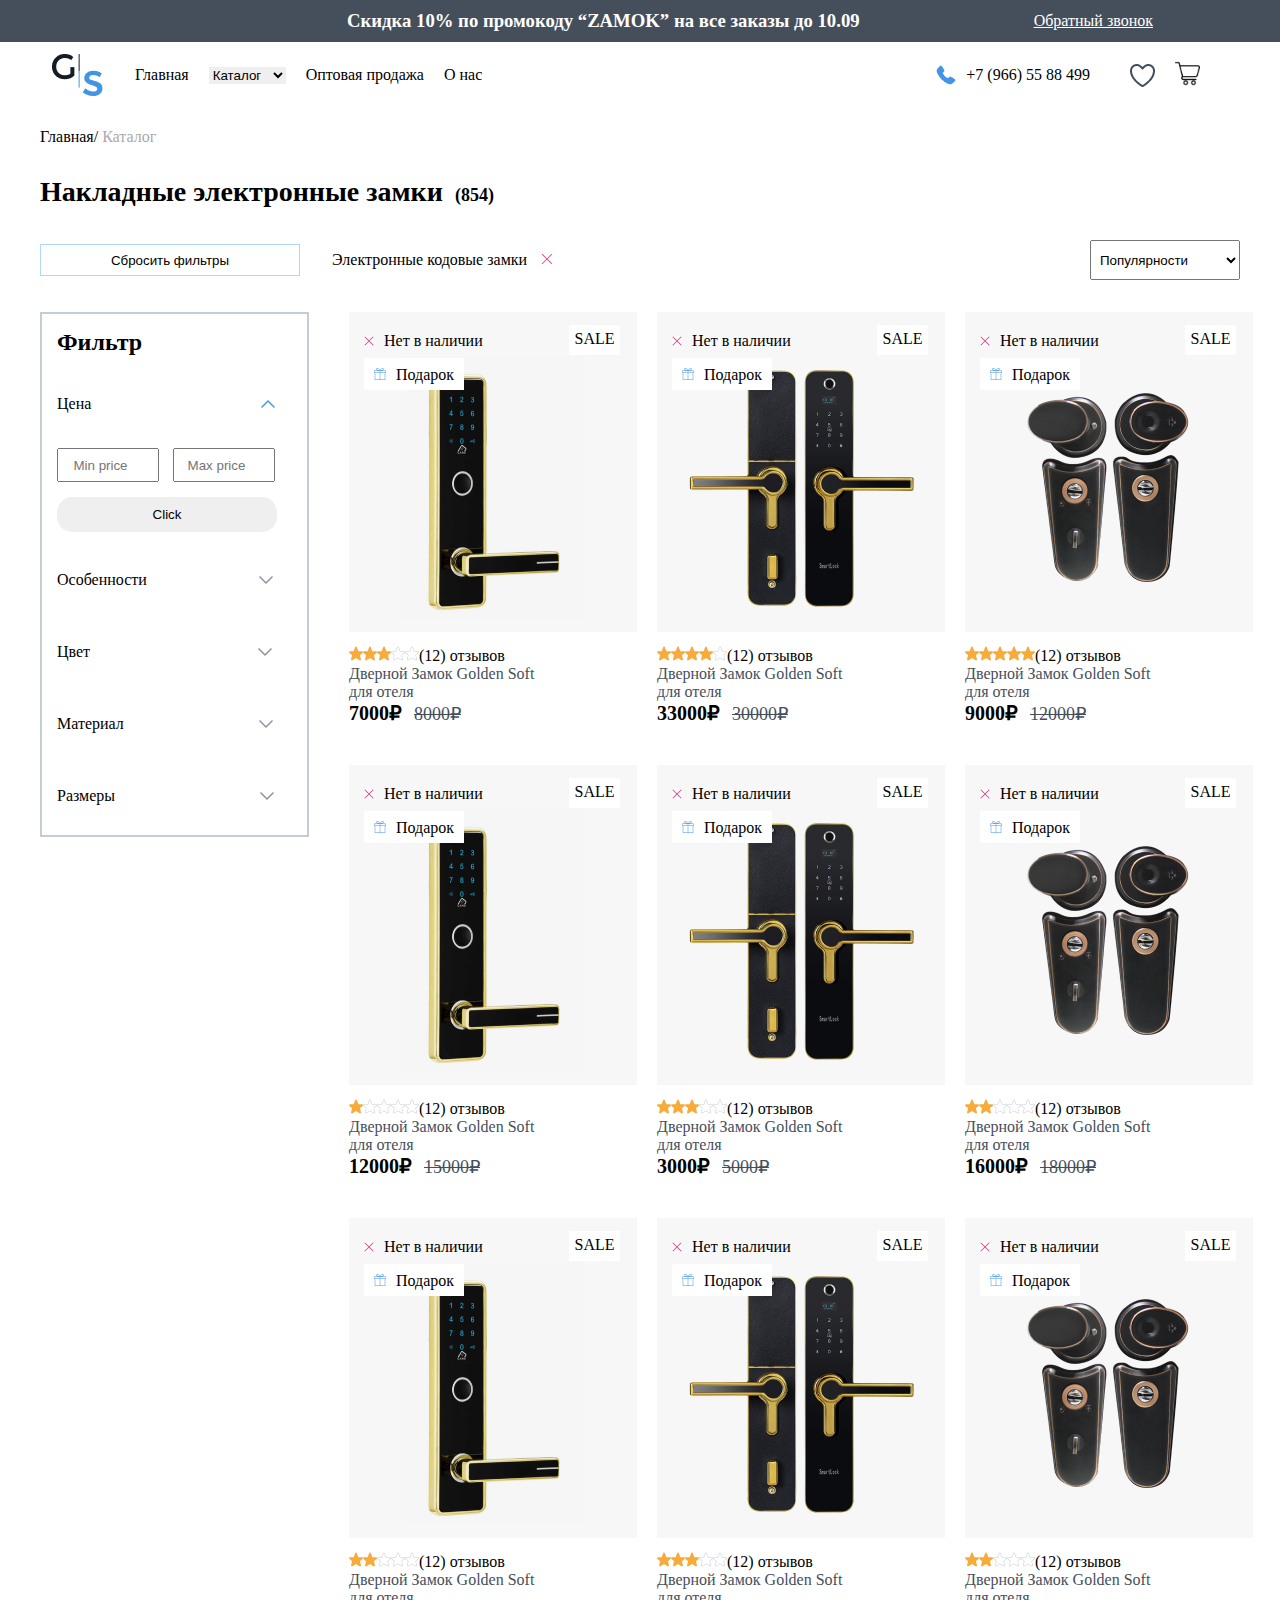
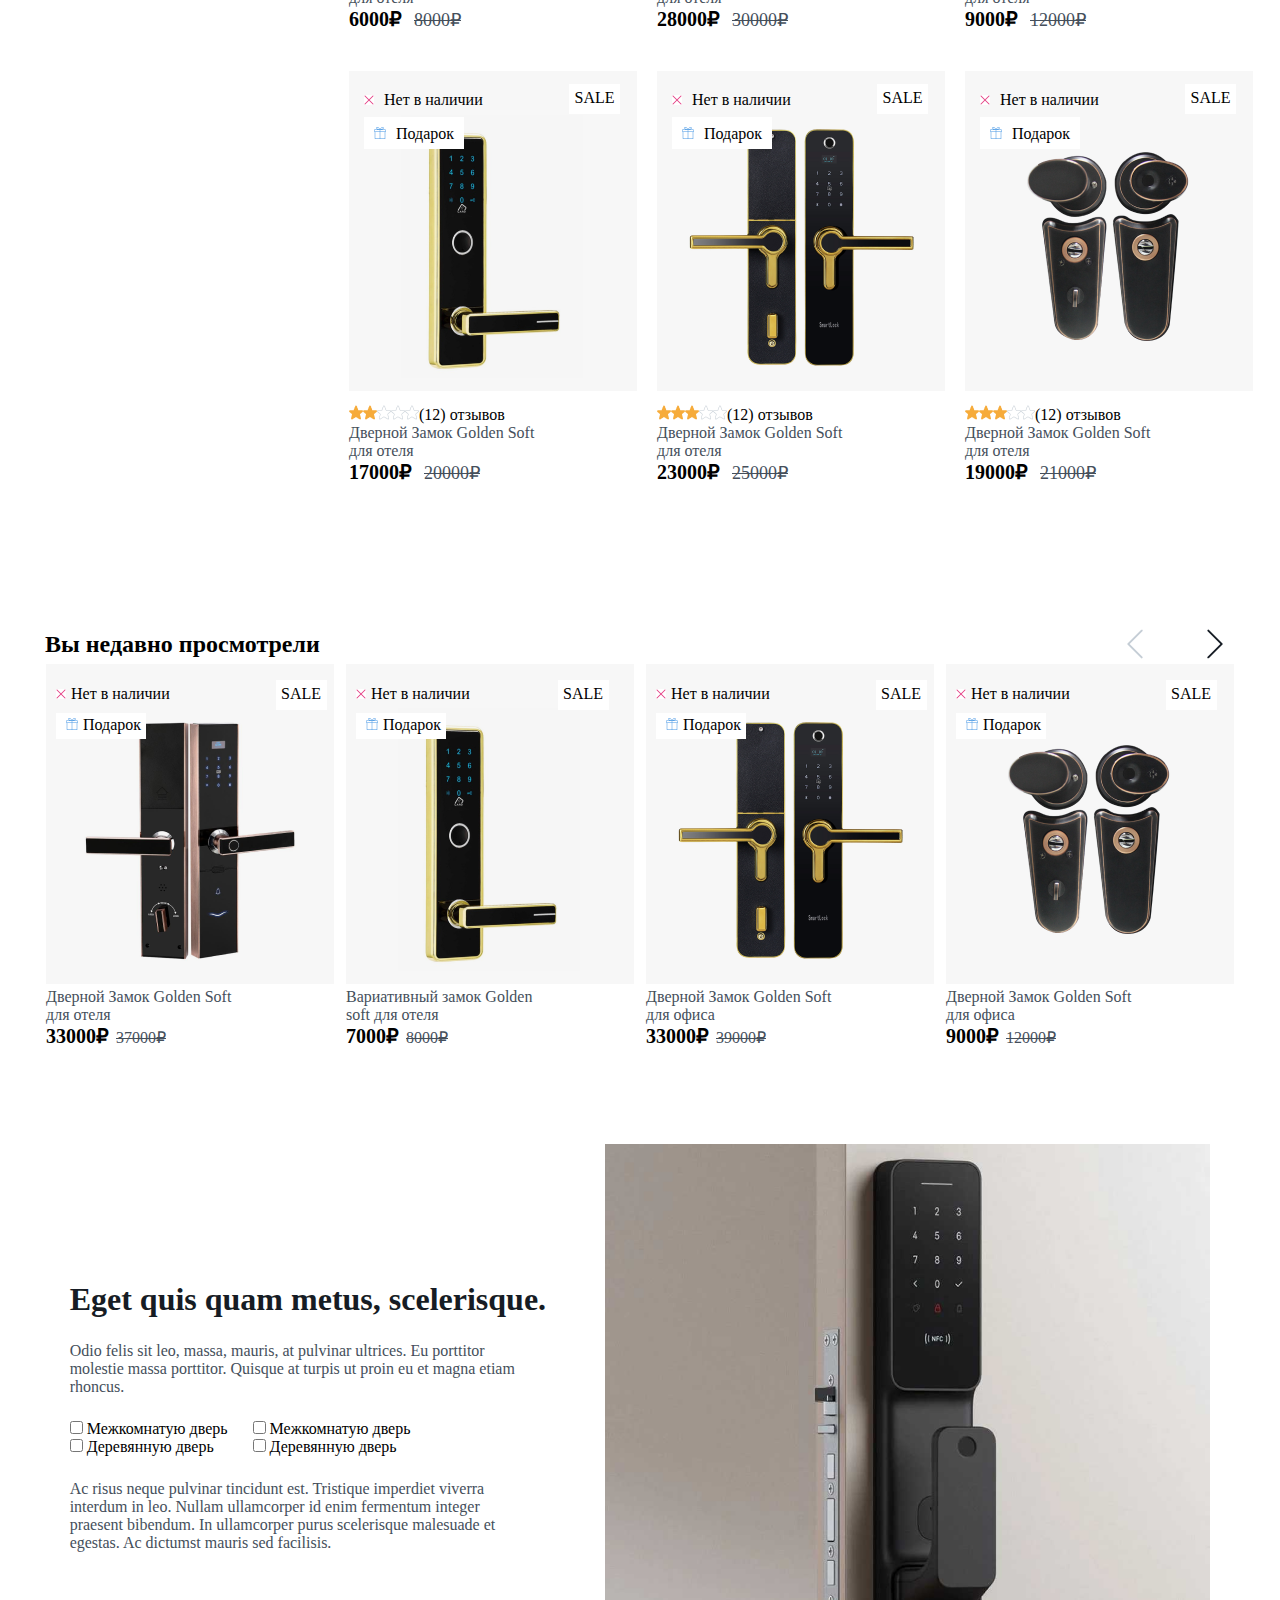
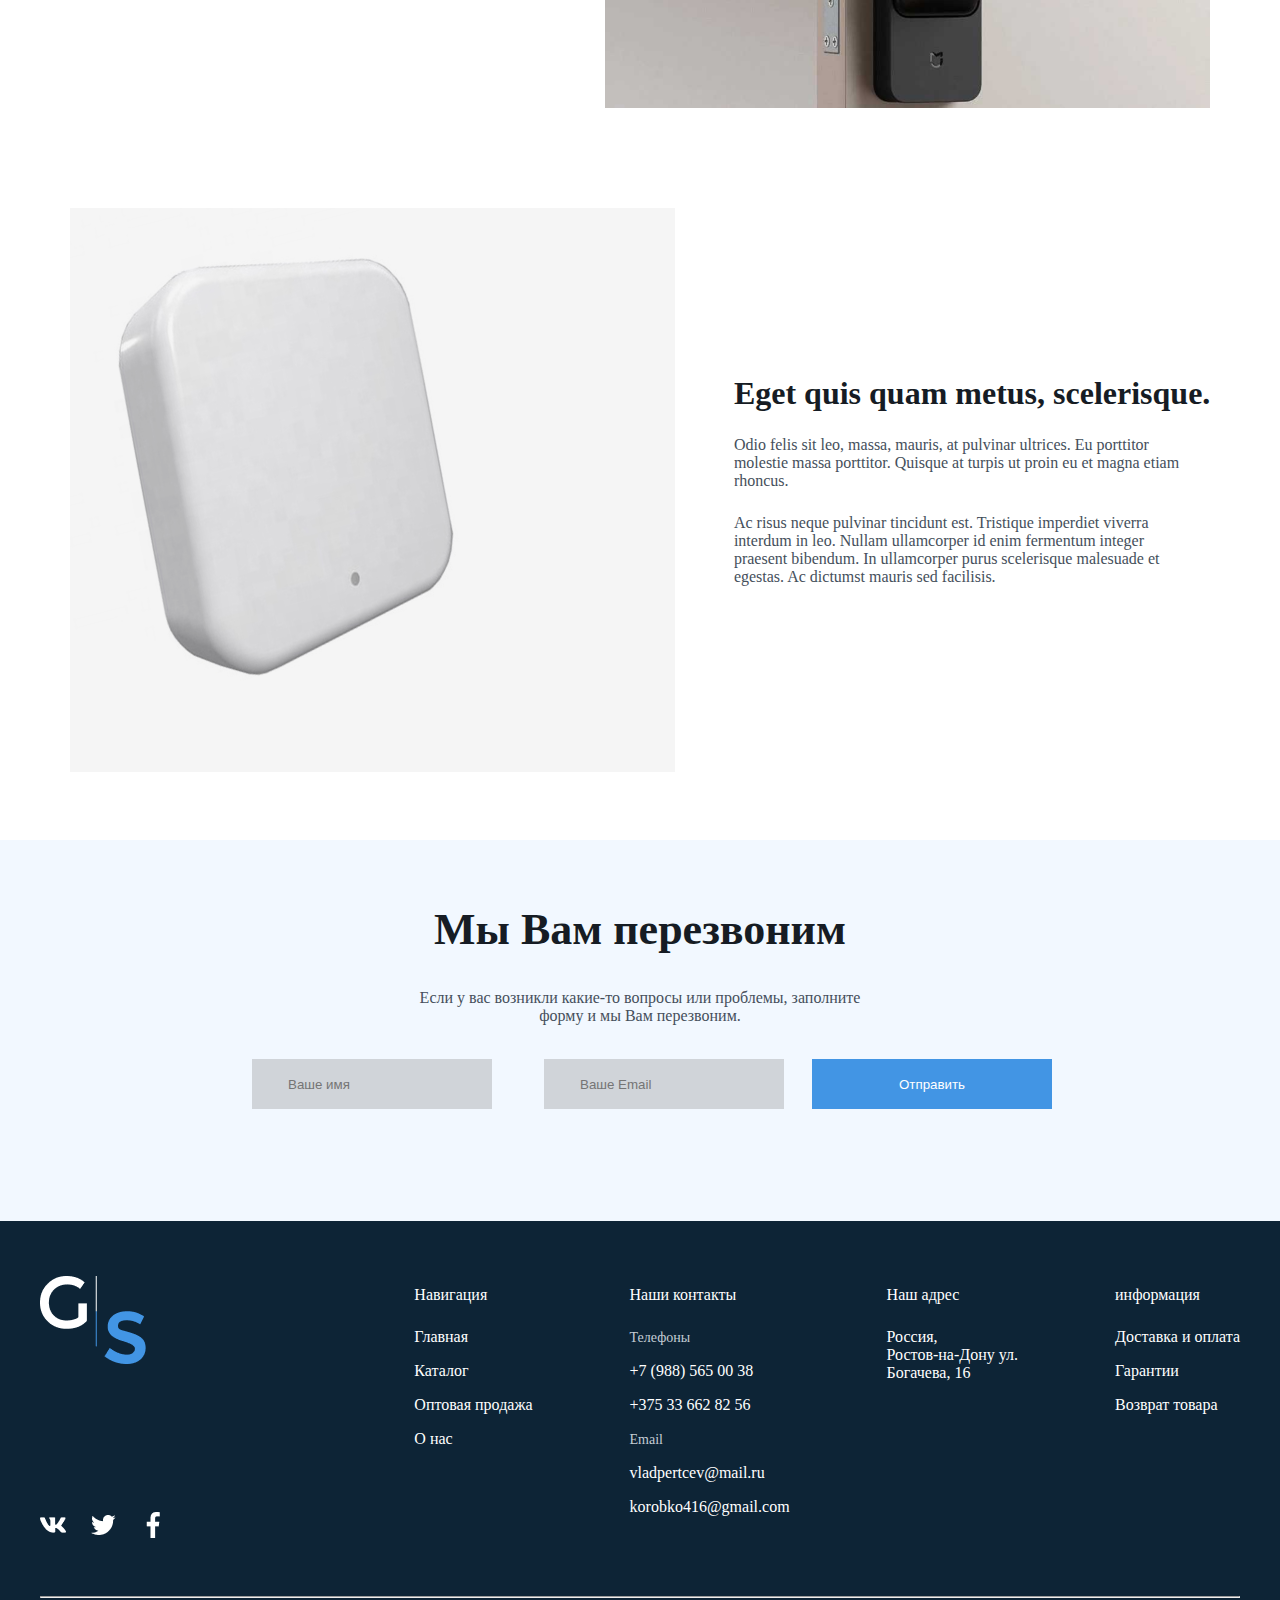
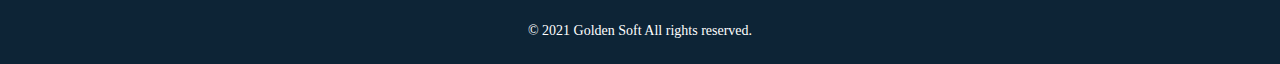
<file: html/index.html>
<!DOCTYPE html>
<html lang="en">
<head>
    <meta charset="UTF-8">
    <meta name="viewport" content="width=device-width, initial-scale=1.0">
    <title>Zamok</title>
    <link rel="stylesheet" href="../style/index.css">
</head>
<body>
    <div class="header_head">
        <div class="container">
            <div class="text_container">
                <div class="text_header_content">
                    <h3>Скидка 10% по промокоду “ZAMOK” на все заказы до 10.09</h3>
                    <a href="#">Обратный звонок</a>
                </div>
            </div>
        </div>  
    </div>
    <section>
        <div class="container">
            <header>
                <div class="logo_katalog">
                    <img src="../img/Logo-G-S.png" alt="">
                    <a href="#">Главная</a>
                    <select name="" id="">
                        <option value="katalog">Каталог</option>
                    </select>
                    <a href="#">Оптовая продажа</a>
                    <a href="#">O нас</a>
                </div>
                <div class="tel_icons">
                    <img class="img-phone" src="../img/Vector-phone.png" alt="">
                    <a href="#">+7 (966) 55 88 499</a>
                    <img class="img_vector_header" src="../img/Vector-love.png" alt="">
                    <a href="./shop.html"><img class="img_vector_header" src="../img/shopping-cart.png" width="25px" alt=""></a>
                </div>
            </header>
        </div>
    </section>
    <main>
        <div class="container">
            <div class="text_home">
                <p>Главная/ <span> Каталог</span></p>
            </div>
        </div>
        <section class="container">
            <div class="title1">
                <h2>Накладные электронные замки<span>(854)</span></h2>
            </div>
        </section>
        <section>
            <div class="container">
                <div class="btn_filter">
                    <div class="cbrosit_filter">
                        <button class="sbrosit_btn">Сбросить фильтры</button>
                        <p>Электронные кодовые замки <img src="../img/Vector-back.png" alt=""></p>
                    </div>
                    <div class="popular_select">
                        <select name="" id="sort">
                            <option value="all">Популярности</option>
                            <option value="a5">много звезд</option>
                            <option value="a1">несколько звезд</option>
                            <option value="dorogoy">Дорогой</option>
                            <option value="deweviy">Дешевый</option>
                        </select>
                    </div>
                </div>
            </div>
        </section>
        <section>
            <div class="container">
                <div class="card_filter">
                    <div class="filter_katalog">
                        <h2>Фильтр</h2>
                        <p class="chena">Цена <img src="../img/Vector-top.png" alt=""></p>
                        <form action="">
                            <input placeholder="Min price" required type="number" name="" id="lownumber">
                            <input placeholder="Max price" type="number" name="" id="highnumber">
                            <button type="button" onclick="input_filter()">Click</button>
                        </form>
                        <p class="nosti">Особенности <img src="../img/Vector-bottom.png" alt=""></p>
                        <p class="svet">Цвет <img src="../img/Vector-bottom.png" alt=""></p>
                        <p class="material">Материал <img src="../img/Vector-bottom.png" alt=""></p>
                        <p class="razmer">Размеры <img src="../img/Vector-bottom.png" alt=""></p>
                    </div>
                    <div class="filter_card">
                        <div class="card1"></div>
                    </div>
                </div>
            </div>
        </section>
        <section>
            <div class="container">
                <div class="prosmotreli">
                    <div class="prosmotreli_1">
                        <h2>Вы недавно просмотрели</h2>
                        <img src="../img/arrows-2.png" alt="">
                    </div>
                    <div class="card_prosmotreli">
                        <div id="card2"></div>
                    </div>
                </div>
            </div>
        </section>
        <section>
            <div class="container">
                <div class="malumotnoma">
                    <div class="text_malumotnoma">
                        <h2>Eget quis quam metus, scelerisque.</h2>
                        <p>Odio felis sit leo, massa, mauris, at pulvinar ultrices. Eu porttitor<br>molestie massa porttitor. Quisque at turpis ut proin eu et magna etiam<br>rhoncus.</p>
                        <div class="item_input">
                            <div class="item1_input">
                                <input type="checkbox">
                                <span>Межкомнатую дверь</span><br>
                                <input type="checkbox">
                                <span>Деревянную дверь</span>
                            </div>
                            <div class="item2_input">
                                <input type="checkbox">
                                <span>Межкомнатую дверь</span><br>
                                <input type="checkbox">
                                <span>Деревянную дверь</span>
                            </div>
                        </div>
                        <p>Ac risus neque pulvinar tincidunt est. Tristique imperdiet viverra<br>interdum in leo. Nullam ullamcorper id enim fermentum integer<br>praesent bibendum. In ullamcorper purus scelerisque malesuade et<br>egestas. Ac dictumst mauris sed facilisis.</p>
                    </div>
                    <div class="img">
                        <img src="../img/house_1.png" alt="">
                    </div>
                </div>
                <div class="malumotnoma">
                    <div class="img">
                        <img src="../img/house_2.png" alt="">
                    </div>
                    <div class="text_malumotnoma">
                        <h2>Eget quis quam metus, scelerisque.</h2>
                        <p>Odio felis sit leo, massa, mauris, at pulvinar ultrices. Eu porttitor<br>molestie massa porttitor. Quisque at turpis ut proin eu et magna etiam<br>rhoncus.</p>
                        <p>Ac risus neque pulvinar tincidunt est. Tristique imperdiet viverra<br>interdum in leo. Nullam ullamcorper id enim fermentum integer<br>praesent bibendum. In ullamcorper purus scelerisque malesuade et<br>egestas. Ac dictumst mauris sed facilisis.</p>
                    </div>
                </div>
            </div>
        </section>
        <section class="bg_color">
            <div class="container">
                <div class="inputs">
                    <h2>Мы Вам перезвоним</h2>
                    <p>Если y вас возникли какие-то вопросы или проблемы, заполните<br> форму и мы Вам перезвоним.</p>
                    <div class="input_btn">
                        <input placeholder="Ваше имя" type="text">
                        <input placeholder="Ваше Email" type="email" name="" id="">
                        <button>Отправить</button>
                    </div>
                </div>
            </div>
        </section>
    </main>
    <footer>
        <section class="bg_footer">
            <div class="container">
                <div class="footer_item">
                    <div class="img_footer_logo">
                        <img class="logo_footer" src="../img/Logo_footer.png" alt=""><br>
                        <img src="../img/logo_frame.png" alt="">
                    </div>
                    <div class="footer_ul_list">
                        <ul class="navigatsiya_ul">
                            <p class="navigatsiya_p">Навигация</p>
                            <li class="navigatsiya_li"><a href="#">Главная</a></li>
                            <li class="navigatsiya_li"><a href="#">Каталог</a></li>
                            <li class="navigatsiya_li"><a href="#">Оптовая продажа</a></li>
                            <li class="navigatsiya_li"><a href="#">O нас</a></li>
                        </ul>
                        <ul class="kontak_ul">
                            <p class="kontak_p">Наши контакты</p>
                            <span class="kontak_span">Телефоны</span>
                            <li class="kontak_li"><a href="#">+7 (988) 565 00 38</a></li>
                            <li class="kontak_li"><a href="#">+375 33 662 82 56</a></li>
                            <span class="kontak_span">Email</span>
                            <li class="kontak_li"><a href="#">vladpertcev@mail.ru</a></li>
                            <li class="kontak_li"><a href="#">korobko416@gmail.com</a></li>
                        </ul>
                        <ul class="adress_ul">
                            <p class="kontak_p">Наш адрес</p>
                            <li class="kontak_li"><a href="#">Россия,<br> Ростов-на-Дону ул.<br> Богачева, 16</a></li>
                        </ul>
                        <ul class="other_ul">
                            <p class="other_p">информация</p>
                            <li class="other_li"><a href="#">Доставка и оплата</a></li>
                            <li class="other_li"><a href="#">Гарантии</a></li>
                            <li class="other_li"><a href="#">Возврат товара</a></li>
                        </ul>
                    </div>
                </div>
            </div>
        </section>
        <section class="bg_footer">
            <div class="container">
                <div class="footer_end">
                    <hr>
                    <p>© 2021 Golden Soft All rights reserved.</p>
                </div>
            </div>
        </section>
    </footer>
    <script src="../script/index.js"></script>
</body>
</html>
</file>
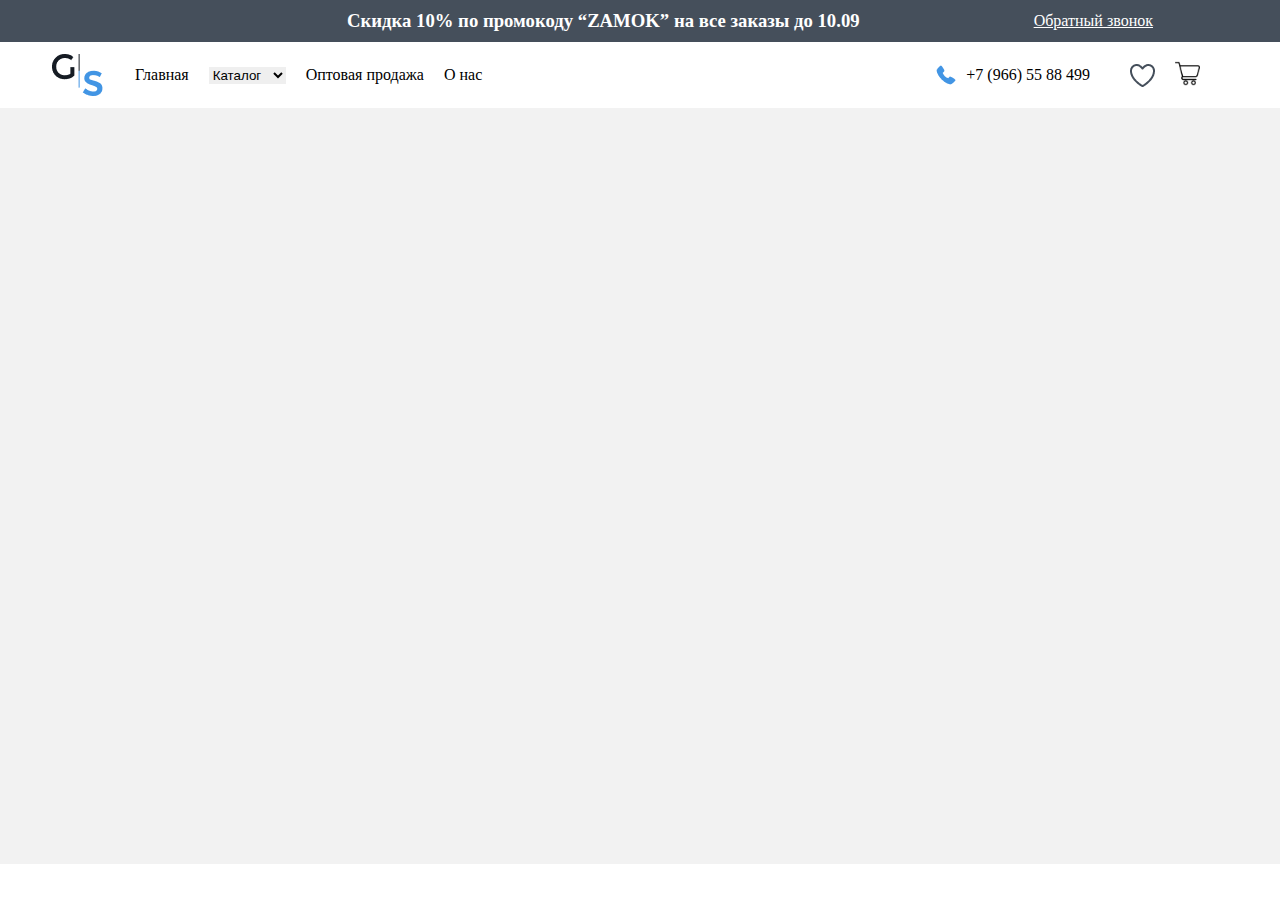
<file: html/product.html>
<!DOCTYPE html>
<html lang="en">
<head>
    <meta charset="UTF-8">
    <meta name="viewport" content="width=device-width, initial-scale=1.0">
    <title>Product</title>
    <link rel="stylesheet" href="../style/index.css">
</head>
<body>
    <div class="header_head">
        <div class="container">
            <div class="text_container">
                <div class="text_header_content">
                    <h3>Скидка 10% по промокоду “ZAMOK” на все заказы до 10.09</h3>
                    <a href="#">Обратный звонок</a>
                </div>
            </div>
        </div>  
    </div>
    <section>
        <div class="container">
            <header>
                <div class="logo_katalog">
                    <img src="../img/Logo-G-S.png" alt="">
                    <a href="#">Главная</a>
                    <select name="" id="">
                        <option value="katalog">Каталог</option>
                    </select>
                    <a href="#">Оптовая продажа</a>
                    <a href="#">O нас</a>
                </div>
                <div class="tel_icons">
                    <img class="img-phone" src="../img/Vector-phone.png" alt="">
                    <a href="#">+7 (966) 55 88 499</a>
                    <img class="img_vector_header" src="../img/Vector-love.png" alt="">
                    <a href="./shop.html"><img class="img_vector_header" src="../img/shopping-cart.png" width="25px" alt=""></a>
                </div>
            </header>
        </div>
    </section>
    <main>
        <section class="product_bg_color">
            <div class="container">
                <div id="select_product"></div>
            </div>
        </section>
    </main>
    <script src="../script/product.js"></script>
</body>
</html>
</file>
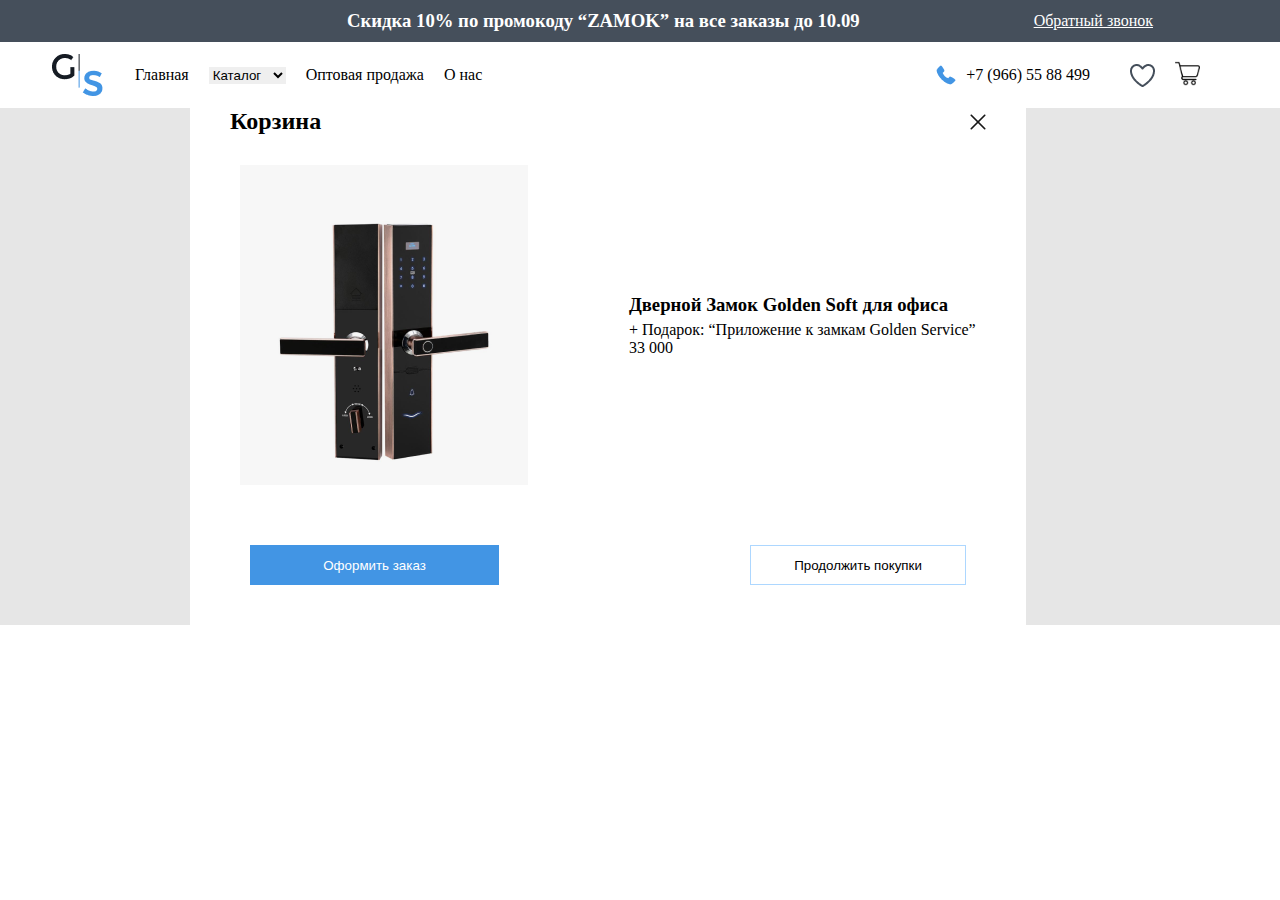
<file: html/shop.html>
<!DOCTYPE html>
<html lang="en">
<head>
    <meta charset="UTF-8">
    <meta name="viewport" content="width=device-width, initial-scale=1.0">
    <title>Shop</title>
    <link rel="stylesheet" href="../style/index.css">
</head>
<body>
    <div class="header_head">
        <div class="container">
            <div class="text_container">
                <div class="text_header_content">
                    <h3>Скидка 10% по промокоду “ZAMOK” на все заказы до 10.09</h3>
                    <a href="#">Обратный звонок</a>
                </div>
            </div>
        </div>  
    </div>
    <section>
        <div class="container">
            <header>
                <div class="logo_katalog">
                    <img src="../img/Logo-G-S.png" alt="">
                    <a href="#">Главная</a>
                    <select name="" id="">
                        <option value="katalog">Каталог</option>
                    </select>
                    <a href="#">Оптовая продажа</a>
                    <a href="#">O нас</a>
                </div>
                <div class="tel_icons">
                    <img class="img-phone" src="../img/Vector-phone.png" alt="">
                    <a href="#">+7 (966) 55 88 499</a>
                    <img class="img_vector_header" src="../img/Vector-love.png" alt="">
                    <a href="./shop.html"><img class="img_vector_header" src="../img/shopping-cart.png" width="25px" alt=""></a>
                </div>
            </header>
        </div>
    </section>
    <main>
        <section class="shop_bg_color">
            <div class="container">
                <div class="korzina">
                    <div class="img_text">
                        <h2>Корзина</h2>
                        <img src="../img/back_img_black.png" alt="">
                    </div>
                    <div id="card_shop">
                        <div class="card_shop">
                            <img src="../img/4_img.png" alt="">
                            <div class="card_shop_item">
                                <h3>Дверной Замок Golden Soft для офиса</h3>
                                <p>+ Подарок: “Приложение к замкам Golden Service”</p>
                                <span>33 000</span>
                            </div>
                        </div>
                    </div>
                    <div class="btn_shop">
                        <button class="bg_blue">Оформить заказ</button>
                        <button class="bg_white">Продолжить покупки</button>
                    </div>
                </div>
            </div>
        </section>
    </main>
</body>
</html>
</file>
<file: style/index.css>
.container {
  max-width: 1200px;
  margin: 0px auto;
}
.container .text_container {
  text-align: center;
}
.container .text_container .text_header_content {
  display: flex;
  align-items: center;
  justify-content: space-around;
  padding: 10px 0px;
}
.container .text_container .text_header_content h3 {
  color: white;
  margin-left: 220px;
}
.container .text_container .text_header_content a {
  color: white;
}
.container .logo_katalog {
  display: flex;
  align-items: center;
  gap: 20px;
}
.container .logo_katalog img {
  padding: 12px;
}
.container .logo_katalog select {
  border: none;
  padding-right: 8px;
}
.container .logo_katalog a {
  text-decoration: none;
  color: black;
}
.container .tel_icons {
  display: flex;
  align-items: center;
}
.container .tel_icons .img-phone {
  margin-right: 10px;
}
.container .tel_icons a {
  text-decoration: none;
  color: #000000;
  margin-right: 30px;
}
.container .tel_icons .img_vector_header {
  margin: 0px 10px;
}
.container header {
  display: flex;
  align-items: center;
  justify-content: space-between;
}
.container .text_home {
  margin-top: 20px;
}
.container .text_home p {
  color: black;
}
.container .text_home p span {
  color: #aaa;
}
.container .title1 h2 {
  margin-top: 30px;
  color: #000000;
  font-size: 28px;
  margin-bottom: 32px;
}
.container .title1 h2 span {
  color: #000000;
  padding-left: 12px;
  font-size: 18px;
}
.container .cbrosit_filter {
  display: flex;
  align-items: center;
}
.container .cbrosit_filter .sbrosit_btn {
  width: 260px;
  height: 32px;
  background-color: #FFFFFF;
  border: 1px solid #ADD7FF;
  margin-right: 32px;
}
.container .cbrosit_filter p img {
  margin-left: 10px;
}
.container .popular_select {
  display: flex;
  align-items: center;
}
.container .popular_select select {
  width: 150px;
  height: 40px;
  padding: 10px 5px;
}
.container .btn_filter {
  display: flex;
  align-items: center;
  justify-content: space-between;
}
.container .filter_katalog {
  width: 300px;
  height: 525px;
  padding: 15px;
  flex-direction: row;
  border: 2px solid #C4CDD5;
}
.container .filter_katalog .chena {
  margin-top: 24px;
  display: flex;
  align-items: center;
  width: 235px;
  padding: 15px 0px;
}
.container .filter_katalog .chena img {
  padding-left: 170px;
}
.container .filter_katalog .nosti {
  margin-top: 24px;
  display: flex;
  align-items: center;
  width: 235px;
  padding: 15px 0px;
}
.container .filter_katalog .nosti img {
  padding-left: 112px;
}
.container .filter_katalog .svet {
  margin-top: 24px;
  display: flex;
  align-items: center;
  width: 235px;
  padding: 15px 0px;
}
.container .filter_katalog .svet img {
  padding-left: 168px;
}
.container .filter_katalog .material {
  margin-top: 24px;
  display: flex;
  align-items: center;
  width: 235px;
  padding: 15px 0px;
}
.container .filter_katalog .material img {
  padding-left: 135px;
}
.container .filter_katalog .razmer {
  margin-top: 24px;
  display: flex;
  align-items: center;
  width: 235px;
  padding: 15px 0px;
}
.container .filter_katalog .razmer img {
  padding-left: 145px;
}
.container .filter_katalog form input {
  width: 102px;
  height: 34px;
  margin-top: 20px;
  text-align: center;
  cursor: pointer;
  margin-right: 10px;
}
.container .filter_katalog form button {
  border: none;
  width: 220px;
  height: 35px;
  margin-top: 15px;
  cursor: pointer;
  border-radius: 15px;
}
.container .card_filter {
  margin-top: 32px;
  display: flex;
  gap: 30px;
}
.container .card1 {
  position: relative;
  display: flex;
  align-items: center;
  justify-content: space-around;
  width: 924px;
  height: auto;
  flex-wrap: wrap;
}
.container .card1 p {
  width: 200px;
}
.container .card_item1 {
  width: 288px;
  height: 453px;
}
.container .text_item {
  position: relative;
}
.container .text_item img {
  margin-top: 10px;
}
.container .text_item p {
  color: #454F5B;
  font-size: 16px;
}
.container .text_item strong {
  margin-top: 20px;
  margin-right: 12px;
  font-weight: bold;
  font-size: 20px;
}
.container .text_item del {
  margin-top: 15px;
  color: #454F5B;
  font-size: 18px;
}
.container .text_item .absolyut_a_1 {
  text-decoration: none;
  position: absolute;
  bottom: 370px;
  left: 220px;
  color: white;
  width: 51px;
  height: 30px;
  background-color: #fff;
  cursor: pointer;
}
.container .text_item .absolyut_div {
  position: absolute;
  bottom: 375px;
  left: 15px;
}
.container .text_item .absolyut_div img {
  margin-right: 10px;
  background-color: #fff;
}
.container .text_item .podarokDiv {
  position: absolute;
  bottom: 335px;
  left: 15px;
  background-color: #fff;
  width: 100px;
  padding-bottom: 6px;
  cursor: pointer;
}
.container .text_item .podarokDiv img {
  margin-right: 10px;
  margin-left: 10px;
}
.container .text_item button {
  width: 90px;
  height: 26px;
  text-align: center;
  border: none;
}
.container .text_item button img {
  margin-right: 10px;
}
.container .text_item .absolyut_a_1 {
  text-align: center;
  color: black;
  padding-top: 5px;
}
.container .text_item .absolyut_btn_1 {
  background-color: #fff;
  text-align: center;
}
.container .card_item2 {
  position: relative;
  width: 288px;
  height: 453px;
}
.container .card_item2 .absolyut_a_2 {
  text-decoration: none;
  color: white;
  width: 51px;
  height: 30px;
  background-color: rgba(197, 197, 197, 0.3);
  padding: 8px 10px;
  text-align: center;
  color: black;
  padding-top: 5px;
}
.container .card_item2 .absolyut_btn_2 {
  background-color: white;
  text-align: center;
}
.container .card_item2 .absolyut_a_2 {
  text-decoration: none;
  color: black;
  width: 51px;
  height: 30px;
  background-color: white;
}
.container .card_item3 {
  position: relative;
  width: 288px;
  height: 453px;
}
.container .card_item3 .absolyut_a_3 {
  text-align: center;
  color: black;
  padding-top: 5px;
}
.container .card_item3 .absolyut_btn_3 {
  background-color: white;
  text-align: center;
}
.container .card_item3 .absolyut_a_3 {
  text-decoration: none;
  color: black;
  width: 51px;
  height: 30px;
  background-color: white;
}
.container .card_item4 {
  position: relative;
  width: 288px;
  height: 453px;
}
.container .card_item4 .absolyut_p_4 {
  position: absolute;
  top: 10px;
  left: 12px;
}
.container .card_item4 .absolyut_a_4 {
  position: absolute;
  top: 12px;
  left: 225px;
  text-align: center;
  color: black;
  padding-top: 5px;
}
.container .card_item4 .absolyut_btn_4 {
  position: absolute;
  top: 49px;
  left: 12px;
  background-color: white;
  text-align: center;
}
.container .card_item4 .absolyut_a_3 {
  text-decoration: none;
  color: black;
  width: 51px;
  height: 30px;
  background-color: white;
}
.container .prosmotreli_1 {
  display: flex;
  align-items: center;
  justify-content: space-between;
  margin: 100px 5px 0px 5px;
}
.container .card2 {
  position: relative;
  display: flex;
  align-items: center;
  justify-content: space-around;
  width: 924px;
  height: 453px;
  gap: 10px;
}
.container .malumotnoma {
  display: flex;
  align-items: center;
  justify-content: space-around;
  margin-top: 96px;
}
.container .text_malumotnoma h2 {
  color: #161C24;
  font-size: 32px;
  font-weight: bold;
}
.container .text_malumotnoma p {
  color: #454F5B;
  font-size: 16px;
  margin-top: 24px;
  margin-bottom: 24px;
}
.container .item_input {
  display: flex;
  gap: 25px;
}
.container .inputs {
  text-align: center;
  margin-top: 64px;
  padding: 64px 0px 56px 0px;
}
.container .inputs h2 {
  font-size: 44px;
  color: #161C24;
  padding-bottom: 34px;
}
.container .inputs p {
  font-size: 16px;
  color: #454F5B;
  padding-bottom: 34px;
}
.container .inputs .input_btn input {
  width: 240px;
  height: 50px;
  border: none;
  outline: none;
  color: #454F5B;
  background-color: rgba(128, 128, 128, 0.3);
  cursor: pointer;
  margin-bottom: 56px;
  margin-left: 24px;
  margin-right: 24px;
  padding-left: 36px;
}
.container .inputs .input_btn button {
  width: 240px;
  height: 50px;
  background-color: #4295E4;
  color: white;
  border: none;
  cursor: pointer;
}
.container .logo_footer {
  margin-bottom: 144px;
  margin-right: 216px;
}
.container .footer_item {
  display: flex;
  align-items: center;
  justify-content: space-between;
  padding-top: 55px;
  padding-bottom: 54px;
}
.container .footer_ul_list {
  display: flex;
  gap: 97px;
}
.container .footer_ul_list .navigatsiya_p {
  margin-bottom: 24px;
  color: #FFFFFF;
}
.container .footer_ul_list .navigatsiya_li {
  list-style: none;
  margin: 16px 0px;
  font-size: 16px;
}
.container .footer_ul_list .navigatsiya_li a {
  text-decoration: none;
  color: #FFFFFF;
}
.container .footer_ul_list .kontak_p {
  margin-bottom: 24px;
  color: #FFFFFF;
}
.container .footer_ul_list .kontak_li {
  list-style: none;
  margin: 16px 0px;
  font-size: 16px;
}
.container .footer_ul_list .kontak_li a {
  text-decoration: none;
  color: #FFFFFF;
}
.container .footer_ul_list .kontak_span {
  font-size: 14px;
  color: #C4CDD5;
}
.container .footer_ul_list .other_p {
  margin-bottom: 24px;
  color: #FFFFFF;
}
.container .footer_ul_list .other_li {
  list-style: none;
  margin: 16px 0px;
  font-size: 16px;
}
.container .footer_ul_list .other_li a {
  text-decoration: none;
  color: #FFFFFF;
}
.container .footer_end {
  text-align: center;
}
.container .footer_end hr {
  background-color: #FFFFFF;
}
.container .footer_end p {
  padding-top: 25px;
  padding-bottom: 25px;
  font-size: 14px;
  color: #FFFFFF;
}
.container #select_product {
  display: flex;
  align-items: center;
  justify-content: space-around;
  height: 84vh;
}
.container #select_product h2 {
  color: black;
  font-size: 32px;
}
.container #select_product strong {
  margin: 50px 20px;
  font-size: 24px;
  margin-right: 5px;
}
.container #select_product del {
  color: #454F5B;
  font-size: 18px;
}
.container #select_product a {
  width: 150px;
  height: 40px;
  padding: 10px 25px;
  background-color: #4295E4;
  color: #fff;
  text-transform: uppercase;
  text-decoration: none;
}
.container #select_product .a_select {
  margin-top: 20px;
}
.container #select_product .text_product_item {
  height: auto;
}
.container #select_product p {
  width: 350px;
  flex-wrap: wrap;
  margin: 25px 0px;
}
.container .img_product {
  width: 400px;
  height: 400px;
}
.container .img_product img {
  width: 300px;
  height: 300px;
}
.container #card2 {
  display: flex;
  align-items: center;
  justify-content: space-around;
}
.container #card2 p {
  width: 200px;
  color: #454F5B;
}
.container #card2 strong {
  font-size: 20px;
  margin-right: 7px;
}
.container #card2 del {
  font-size: 16px;
  color: #454F5B;
}
.container #card2 a {
  position: absolute;
  top: 2280px;
  margin-left: 110px;
  background-color: #fff;
  width: 51px;
  height: 30px;
  padding-top: 5px;
  padding-left: 5px;
}
.container #card2 .back_div {
  width: 150px;
  align-items: center;
  position: absolute;
  top: 2285px;
  margin-left: 10px;
}
.container #card2 .back_div img {
  background-color: #fff;
}
.container #card2 .back_div span {
  font-size: 16px;
  padding-left: 5px;
}
.container #card2 .priz_div {
  position: absolute;
  top: 2313px;
  margin-left: 10px;
  width: 90px;
  height: 26px;
  background-color: #fff;
  text-align: center;
  padding-top: 3px;
}
.container #card2 .priz_div span {
  font-size: 16px;
  padding-left: 5px;
}
.container #card2 .priz_div img {
  padding-left: 5px;
}
.container .korzina {
  width: 836px;
  height: auto;
  background-color: #fff;
  margin-left: 150px;
}
.container .korzina .img_text {
  display: flex;
  align-items: center;
  justify-content: space-between;
}
.container .korzina .img_text h2 {
  margin-left: 40px;
}
.container .korzina .img_text img {
  margin-right: 40px;
}
.container .card_shop {
  display: flex;
  align-items: center;
  justify-content: space-around;
  margin-top: 30px;
}
.container .card_shop .card_shop_item h3 {
  margin-bottom: 5px;
}
.container .card_shop .card_shop_item span {
  margin-top: 20px;
}
.container .btn_shop {
  margin: 20px;
  display: flex;
  align-items: center;
  justify-content: space-between;
}
.container .bg_blue {
  background-color: #4295E4;
  color: white;
  width: 249px;
  height: 40px;
  border: none;
  cursor: pointer;
  margin: 40px;
}
.container .bg_white {
  background-color: white;
  color: black;
  width: 216px;
  height: 40px;
  border: 1px solid #ADD7FF;
  margin: 40px;
}

.product_bg_color {
  background-color: rgba(128, 128, 128, 0.1);
  height: auto;
}

.header_head {
  background-color: #454F5B;
}

.shop_bg_color {
  background-color: rgba(128, 128, 128, 0.2);
  height: auto;
}

.bg_color {
  background-color: #F2F8FF;
}

.bg_footer {
  background-color: #0D2436;
}

* {
  margin: 0;
  padding: 0;
  box-sizing: border-box;
}/*# sourceMappingURL=index.css.map */
</file>
